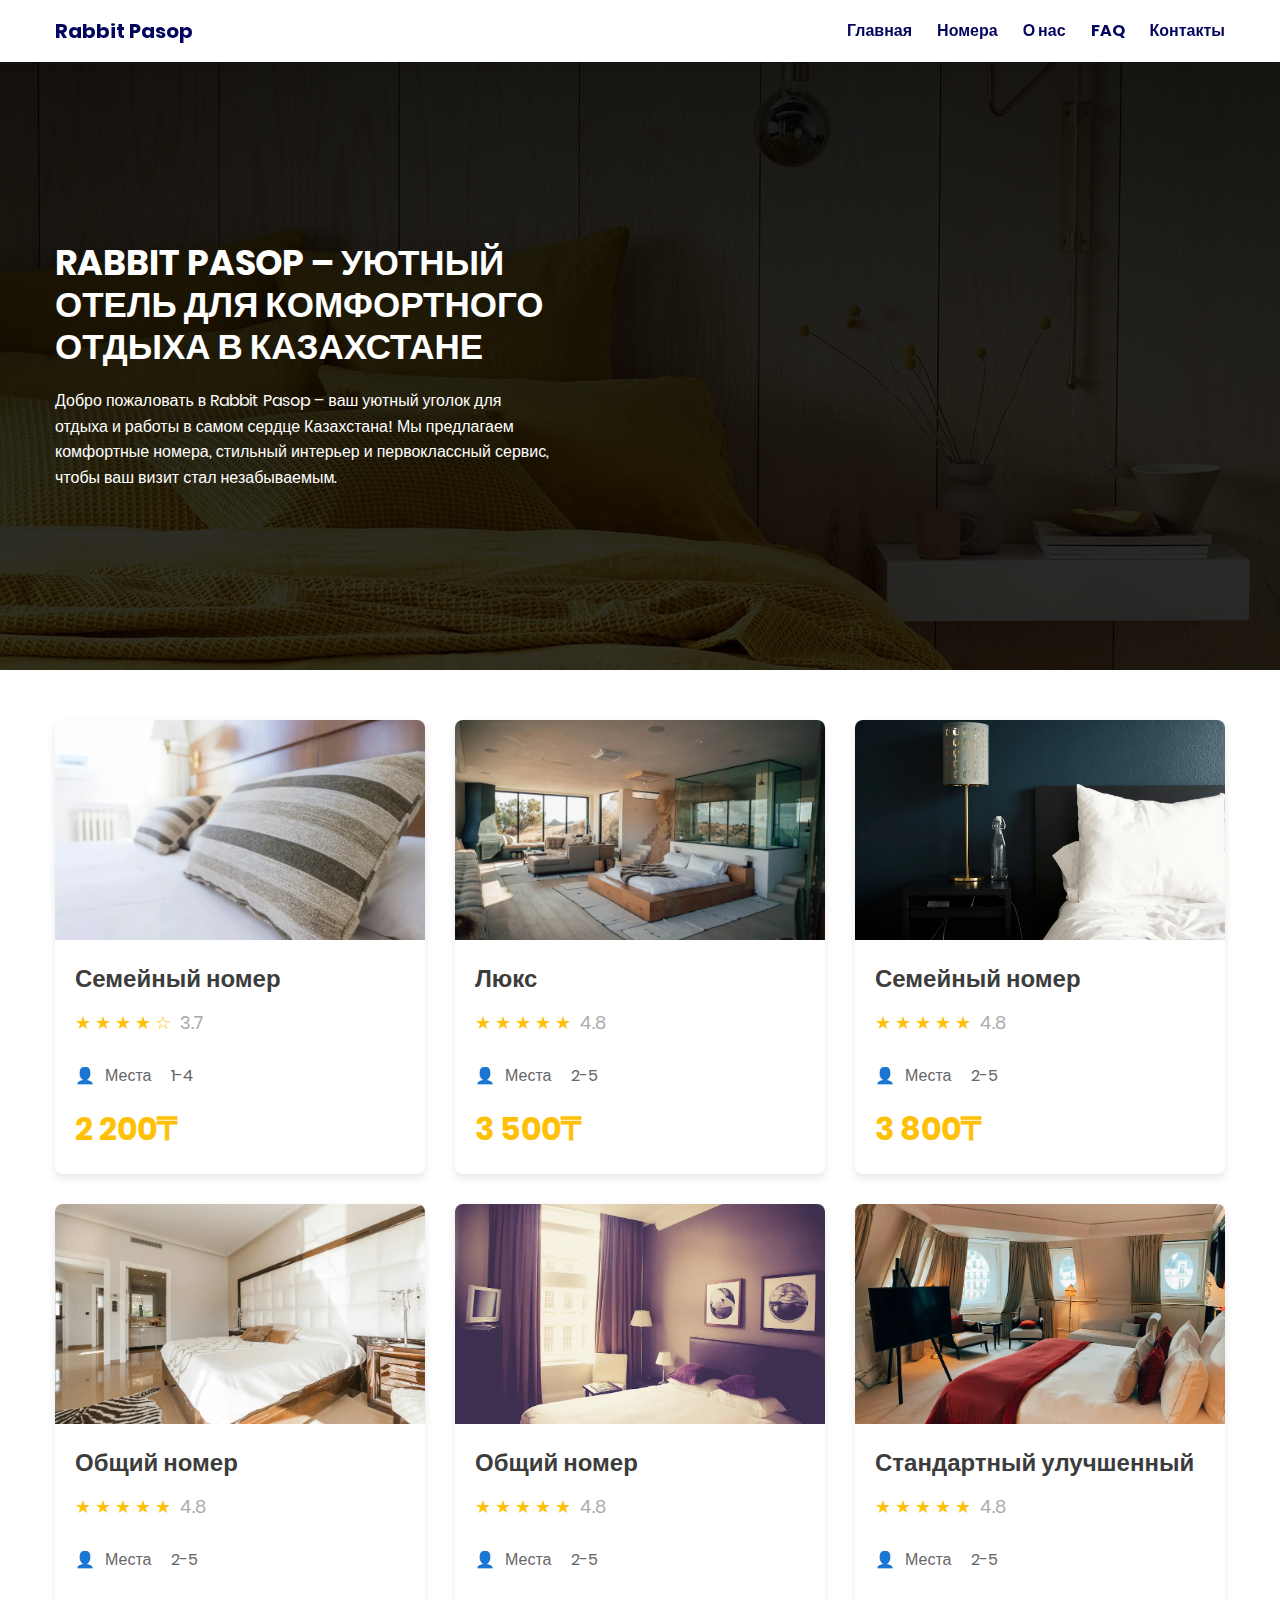
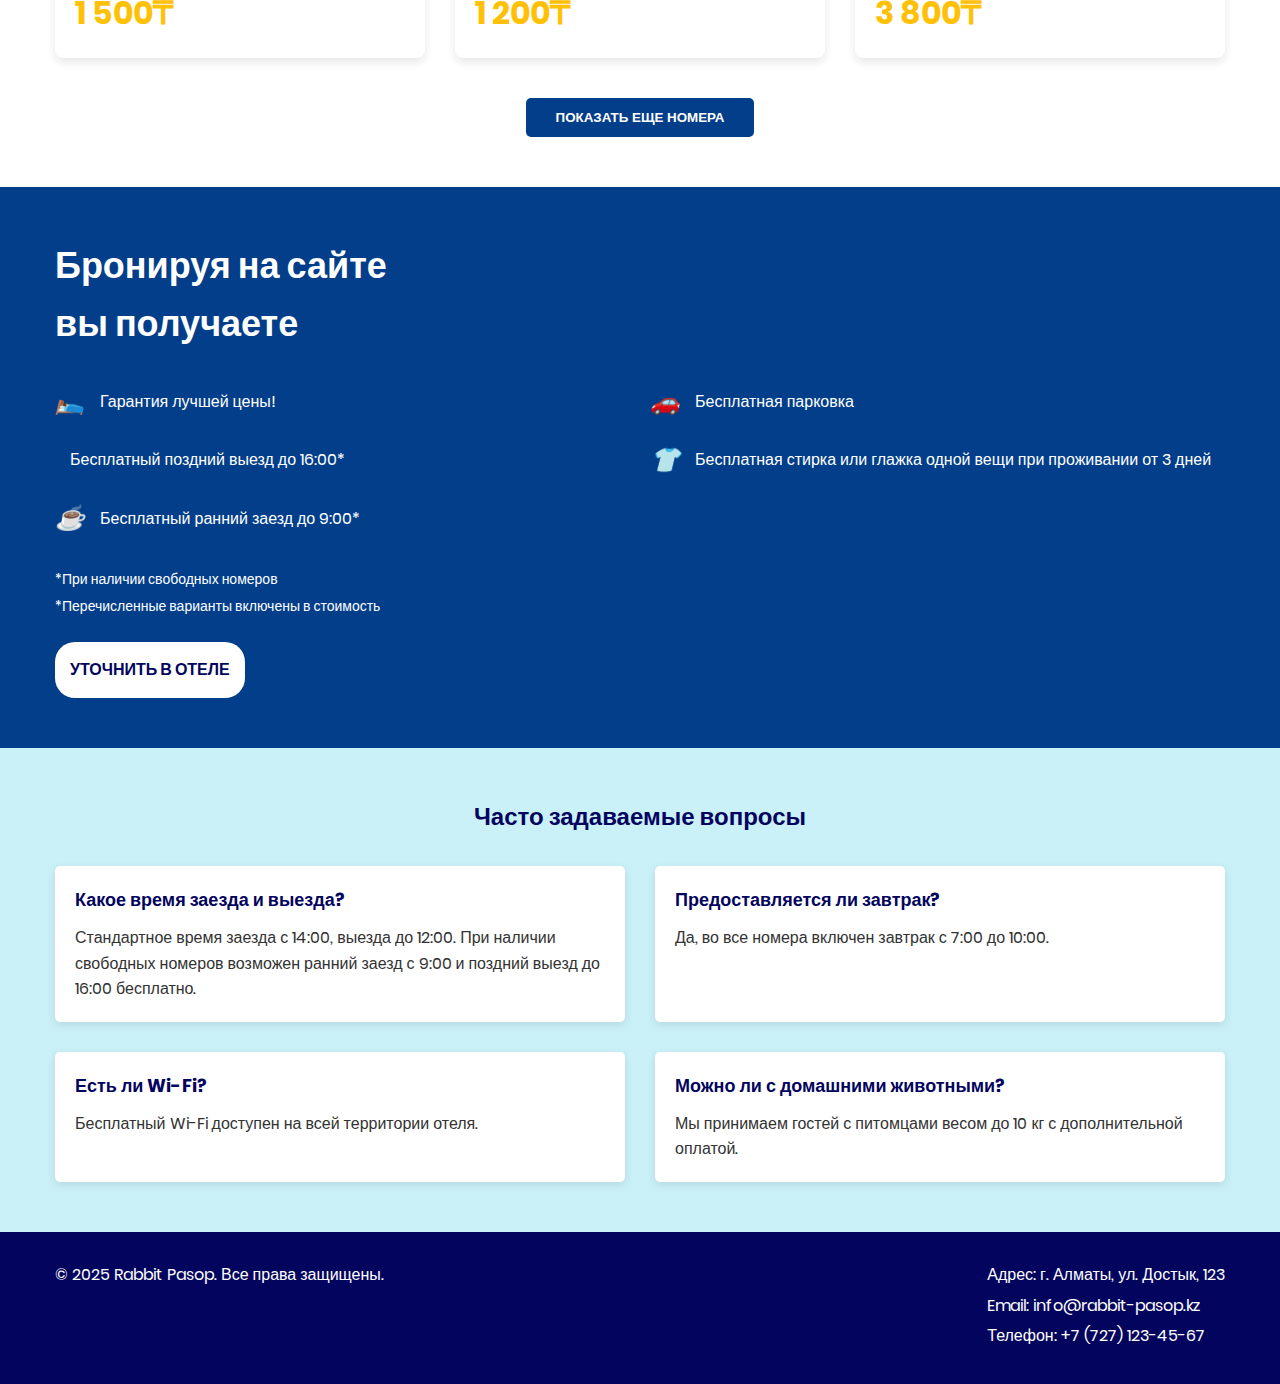
<file: index.html>
<!DOCTYPE html>
<html lang="ru">
  <head>
    <meta charset="UTF-8" />
    <meta name="viewport" content="width=device-width, initial-scale=1.0" />
    <title>Rabbit Pasop – уютный отель для отдыха в Казахстане</title>
    <meta
      name="description"
      content="Отель Rabbit Pasop – это комфортные номера, отличный сервис и удобное расположение. Идеально для отдыха и деловых поездок в Казахстане. Забронируйте номер уже сегодня!"
    />
    <link rel="preload" as="image" href="img/hero.webp" />
    <link rel="shortcut icon" href="img/favicon.png" type="image/png" />
    <link rel="stylesheet" href="css/style.css" />
  </head>
  <body>
    <header>
      <div class="container">
        <div class="logo">
          <h1>Rabbit Pasop</h1>
        </div>
        <nav class="desktop-nav">
          <ul>
            <li><a href="#home">Главная</a></li>
            <li><a href="pages/rooms.html">Номера</a></li>
            <li><a href="pages/about.html">О нас</a></li>
            <li><a href="pages/faq.html">FAQ</a></li>
            <li><a href="pages/contact.html">Контакты</a></li>
          </ul>
        </nav>
        <div class="burger-menu">
          <div class="burger-icon">
            <span></span>
            <span></span>
            <span></span>
          </div>
        </div>
      </div>
      <nav class="mobile-nav">
        <ul>
          <li><a href="#home">Главная</a></li>
          <li><a href="pages/rooms.html">Номера</a></li>
          <li><a href="pages/about.html">О нас</a></li>
          <li><a href="pages/faq.html">FAQ</a></li>
          <li><a href="pages/contact.html">Контакты</a></li>
        </ul>
      </nav>
    </header>

    <section class="hero" id="hero">
      <div class="container">
        <div class="hero-content">
          <h1 class="hero__title">
            Rabbit Pasop – уютный отель для комфортного отдыха в Казахстане
          </h1>
          <p class="hero__text">
            Добро пожаловать в Rabbit Pasop – ваш уютный уголок для отдыха и
            работы в самом сердце Казахстана! Мы предлагаем комфортные номера,
            стильный интерьер и первоклассный сервис, чтобы ваш визит стал
            незабываемым.
          </p>
        </div>
      </div>
    </section>

    <section class="rooms" id="rooms">
      <div class="container">
        <div class="rooms-grid">
          <!-- Карточка 1 -->
          <div class="card">
            <div class="info">
              <div class="title">Семейный номер</div>
              <div class="stars">★ ★ ★ ★ ☆ <span class="rating">3.7</span></div>
              <div class="details">
                <span class="person-icon">👤</span>
                <span class="places">Места</span>
                <span>1-4</span>
              </div>
              <div class="price">2 200<span class="ruble">₸</span></div>
            </div>
            <div class="image">
              <img
                src="img/room1.webp"
                width="316"
                height="316"
                alt="Modern hotel room with yellow walls"
              />
            </div>
          </div>

          <!-- Карточка 2 (пример) -->
          <div class="card">
            <div class="info">
              <div class="title">Люкс</div>
              <div class="stars">★ ★ ★ ★ ★ <span class="rating">4.8</span></div>
              <div class="details">
                <span class="person-icon">👤</span>
                <span class="places">Места</span>
                <span>2-5</span>
              </div>
              <div class="price">3 500<span class="ruble">₸</span></div>
            </div>
            <div class="image">
              <img src="img/room2.webp" alt="Luxury hotel room" />
            </div>
          </div>

          <div class="card">
            <div class="info">
              <div class="title">Семейный номер</div>
              <div class="stars">★ ★ ★ ★ ★ <span class="rating">4.8</span></div>
              <div class="details">
                <span class="person-icon">👤</span>
                <span class="places">Места</span>
                <span>2-5</span>
              </div>
              <div class="price">3 800<span class="ruble">₸</span></div>
            </div>
            <div class="image">
              <img src="img/room3.webp" alt="Luxury hotel room" />
            </div>
          </div>

          <div class="card">
            <div class="info">
              <div class="title">Общий номер</div>
              <div class="stars">★ ★ ★ ★ ★ <span class="rating">4.8</span></div>
              <div class="details">
                <span class="person-icon">👤</span>
                <span class="places">Места</span>
                <span>2-5</span>
              </div>
              <div class="price">1 500<span class="ruble">₸</span></div>
            </div>
            <div class="image">
              <img src="img/room4.webp" alt="Luxury hotel room" />
            </div>
          </div>

          <div class="card">
            <div class="info">
              <div class="title">Общий номер</div>
              <div class="stars">★ ★ ★ ★ ★ <span class="rating">4.8</span></div>
              <div class="details">
                <span class="person-icon">👤</span>
                <span class="places">Места</span>
                <span>2-5</span>
              </div>
              <div class="price">1 200<span class="ruble">₸</span></div>
            </div>
            <div class="image">
              <img src="img/room5.webp" alt="Luxury hotel room" />
            </div>
          </div>

          <div class="card">
            <div class="info">
              <div class="title">Стандартный улучшенный</div>
              <div class="stars">★ ★ ★ ★ ★ <span class="rating">4.8</span></div>
              <div class="details">
                <span class="person-icon">👤</span>
                <span class="places">Места</span>
                <span>2-5</span>
              </div>
              <div class="price">3 800<span class="ruble">₸</span></div>
            </div>
            <div class="image">
              <img
                src="img/room6.webp"
                width="316"
                height="316"
                alt="Luxury hotel room"
              />
            </div>
          </div>
        </div>
        <div class="show-more">
          <button class="btn-more">Показать еще номера</button>
        </div>
      </div>
    </section>

    <section class="benefits" id="about">
      <div class="container">
        <div class="benefits-content">
          <h2>Бронируя на сайте<br />вы получаете</h2>
          <div class="benefits-grid">
            <div class="benefit-item">
              <i>🛌</i>
              <p>Гарантия лучшей цены!</p>
            </div>
            <div class="benefit-item">
              <i>🚗</i>
              <p>Бесплатная парковка</p>
            </div>
            <div class="benefit-item">
              <i class="fas fa-check-in"></i>
              <p>Бесплатный поздний выезд до 16:00*</p>
            </div>
            <div class="benefit-item">
              <i>👕</i>
              <p>
                Бесплатная стирка или глажка одной вещи при проживании от 3 дней
              </p>
            </div>
            <div class="benefit-item">
              <i>☕️</i>
              <p>Бесплатный ранний заезд до 9:00*</p>
            </div>
          </div>
          <p class="note">*При наличии свободных номеров</p>
          <p class="note">*Перечисленные варианты включены в стоимость</p>
          <a href="pages/contact.html" class="btn-primary">Уточнить в отеле</a>
        </div>
      </div>
    </section>

    <section class="faq" id="faq">
      <div class="container">
        <h2>Часто задаваемые вопросы</h2>
        <div class="faq-grid">
          <div class="faq-item">
            <h3>Какое время заезда и выезда?</h3>
            <p>
              Стандартное время заезда с 14:00, выезда до 12:00. При наличии
              свободных номеров возможен ранний заезд с 9:00 и поздний выезд до
              16:00 бесплатно.
            </p>
          </div>
          <div class="faq-item">
            <h3>Предоставляется ли завтрак?</h3>
            <p>Да, во все номера включен завтрак с 7:00 до 10:00.</p>
          </div>
          <div class="faq-item">
            <h3>Есть ли Wi-Fi?</h3>
            <p>Бесплатный Wi-Fi доступен на всей территории отеля.</p>
          </div>
          <div class="faq-item">
            <h3>Можно ли с домашними животными?</h3>
            <p>
              Мы принимаем гостей с питомцами весом до 10 кг с дополнительной
              оплатой.
            </p>
          </div>
        </div>
      </div>
    </section>

    <footer id="contacts">
      <div class="container">
        <div class="footer-content">
          <div class="copyright">
            <p>&copy; 2025 Rabbit Pasop. Все права защищены.</p>
          </div>
          <div class="contact-info">
            <p>Адрес: г. Алматы, ул. Достык, 123</p>
            <p>Email: info@rabbit-pasop.kz</p>
            <p>Телефон: +7 (727) 123-45-67</p>
          </div>
        </div>
      </div>
    </footer>

    <script src="js/main.js"></script>
  </body>
</html>
</file>
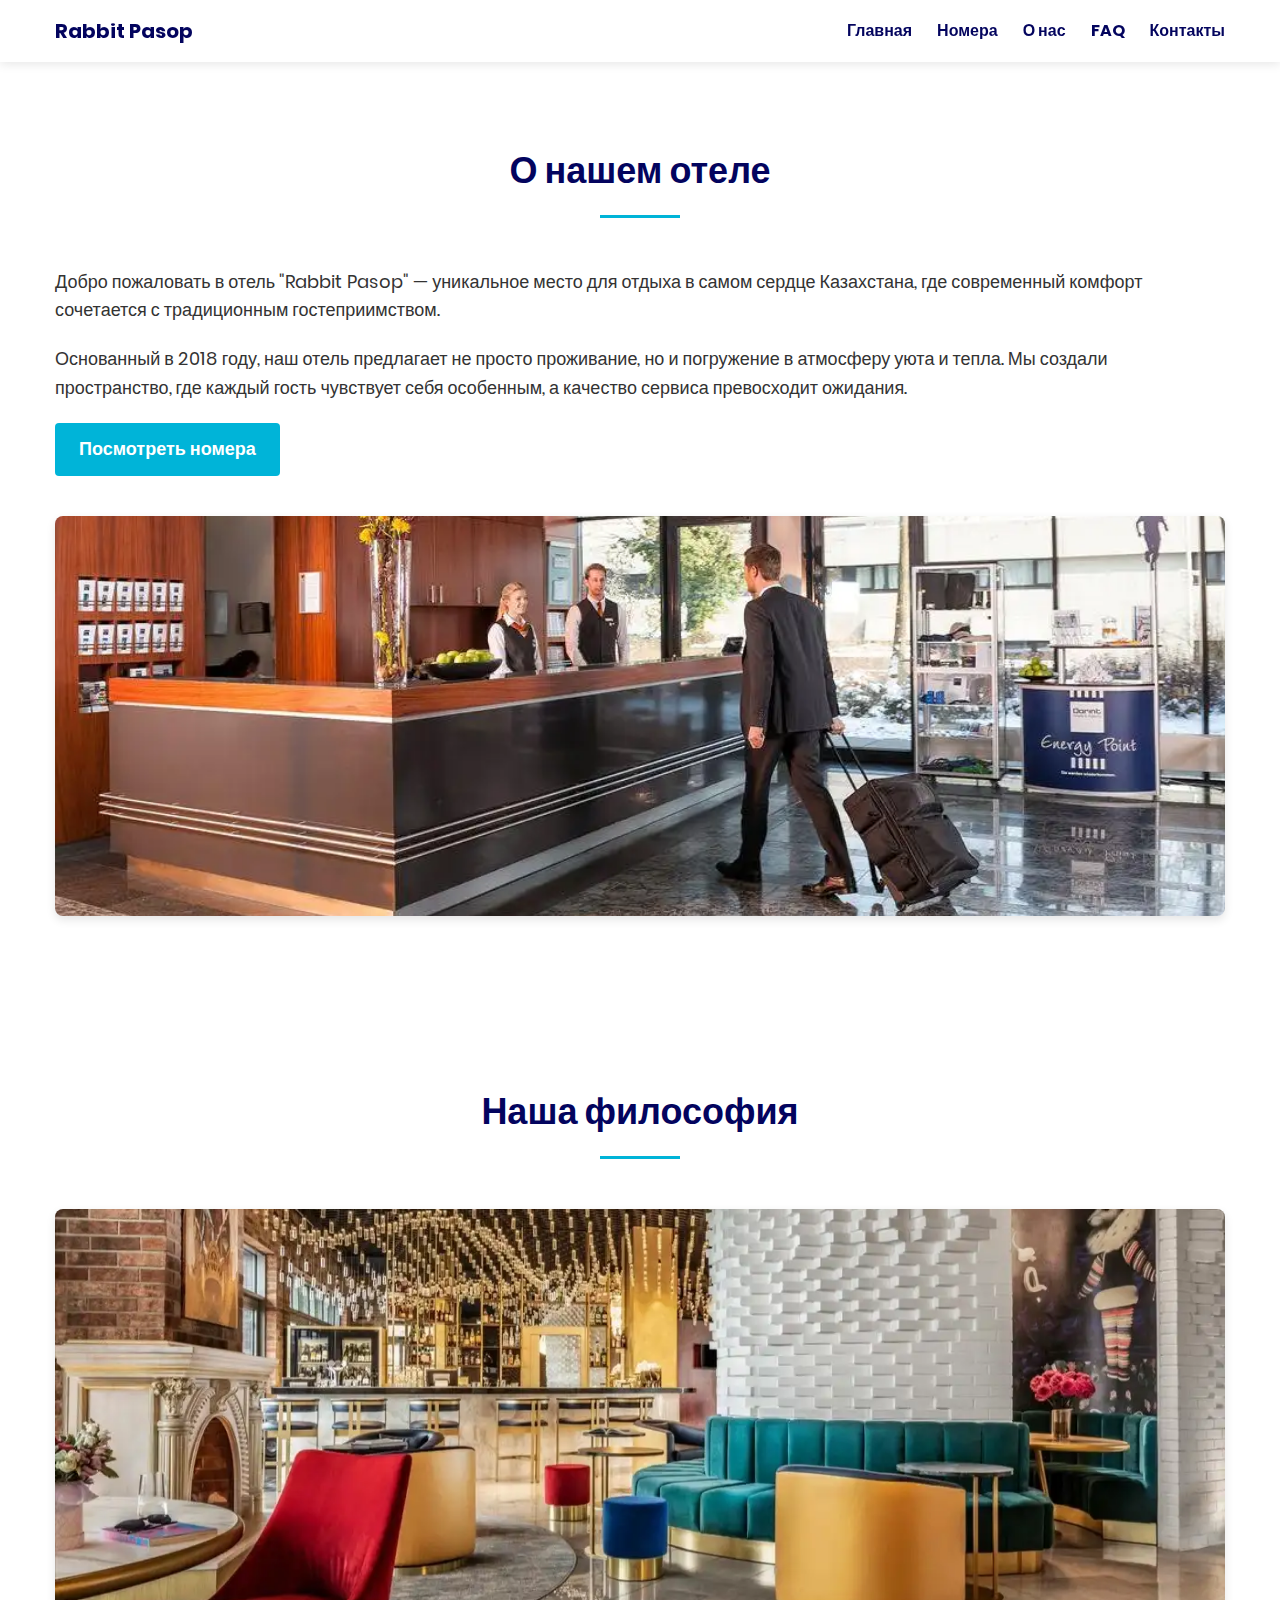
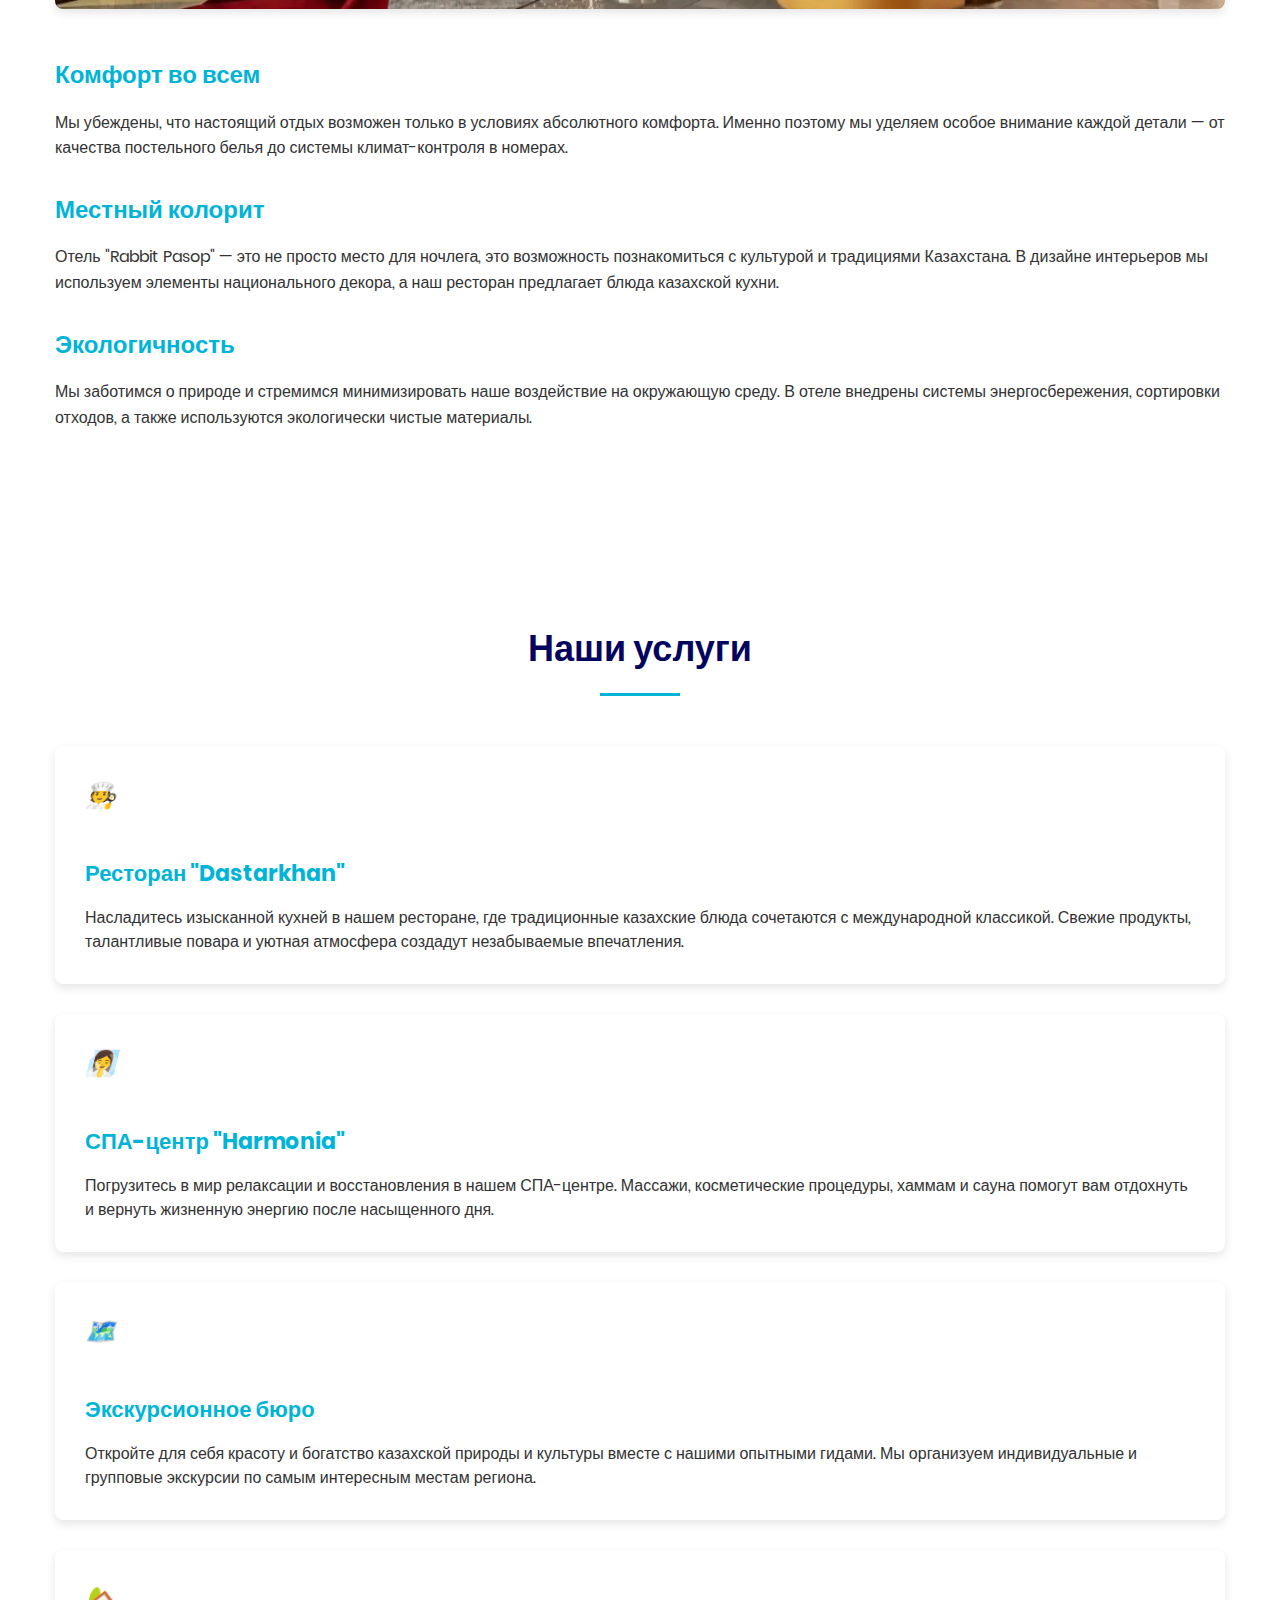
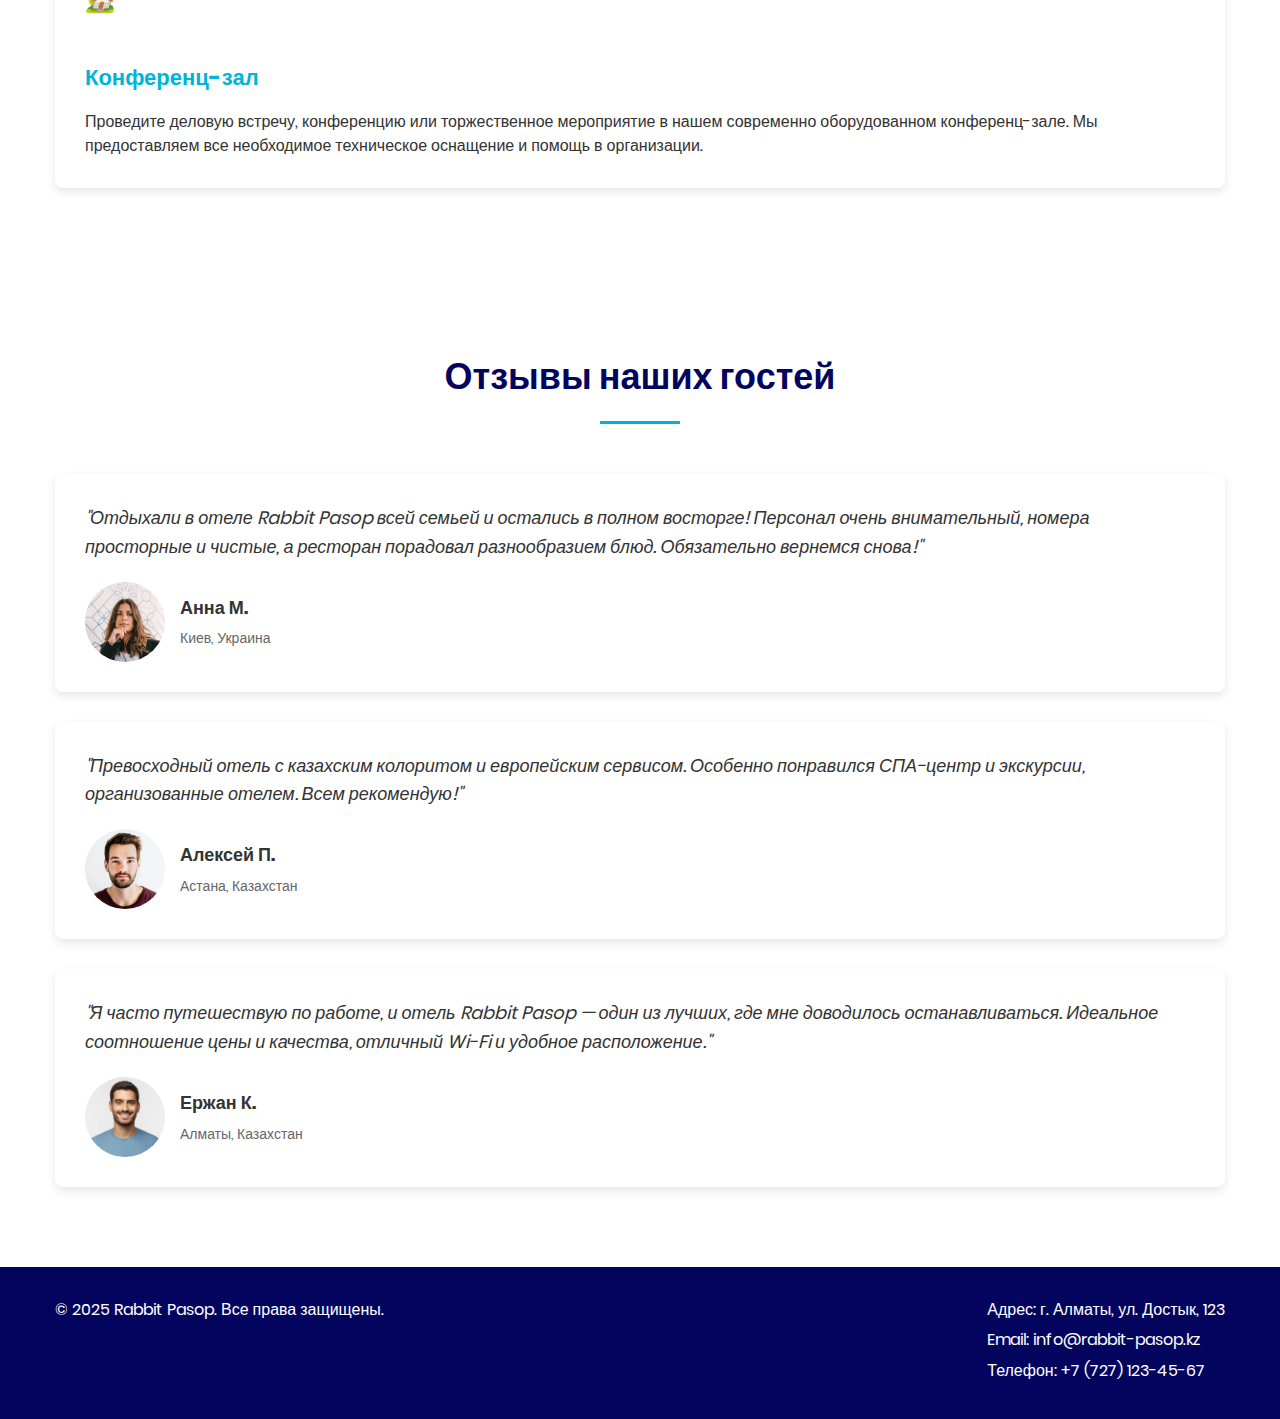
<file: pages/about.html>
<!DOCTYPE html>
<html lang="ru">
  <head>
    <meta charset="UTF-8" />
    <meta name="viewport" content="width=device-width, initial-scale=1.0" />
    <title>Rabbit Pasop – уютный отель для отдыха в Казахстане</title>
    <meta
      name="description"
      content="Отель Rabbit Pasop – это комфортные номера, отличный сервис и удобное расположение. Идеально для отдыха и деловых поездок в Казахстане. Забронируйте номер уже сегодня!"
    />
    <link rel="shortcut icon" href="../img/favicon.png" type="image/png" />
    <link rel="stylesheet" href="../css/style.css" />
    <link
      rel="stylesheet"
      href="https://cdnjs.cloudflare.com/ajax/libs/font-awesome/6.0.0/css/all.min.css"
    />
  </head>
  <body>
    <header>
      <div class="container">
        <div class="logo">
          <h1>Rabbit Pasop</h1>
        </div>
        <nav class="desktop-nav">
          <ul>
            <li><a href="../index.html">Главная</a></li>
            <li><a href="rooms.html">Номера</a></li>
            <li><a href="about.html">О нас</a></li>
            <li><a href="faq.html">FAQ</a></li>
            <li><a href="contact.html">Контакты</a></li>
          </ul>
        </nav>
        <div class="burger-menu">
          <div class="burger-icon">
            <span></span>
            <span></span>
            <span></span>
          </div>
        </div>
      </div>
      <nav class="mobile-nav">
        <ul>
          <li><a href="../index.html">Главная</a></li>
          <li><a href="rooms.html">Номера</a></li>
          <li><a href="about.html">О нас</a></li>
          <li><a href="faq.html">FAQ</a></li>
          <li><a href="contact.html">Контакты</a></li>
        </ul>
      </nav>
    </header>

    <section class="about-intro" id="about-intro">
      <div class="container">
        <div class="about-intro__content">
          <h1 class="section-title">О нашем отеле</h1>
          <div class="about-intro__grid">
            <div class="about-intro__text">
              <p>
                Добро пожаловать в отель "Rabbit Pasop" — уникальное место для
                отдыха в самом сердце Казахстана, где современный комфорт
                сочетается с традиционным гостеприимством.
              </p>
              <p>
                Основанный в 2018 году, наш отель предлагает не просто
                проживание, но и погружение в атмосферу уюта и тепла. Мы создали
                пространство, где каждый гость чувствует себя особенным, а
                качество сервиса превосходит ожидания.
              </p>
              <a href="rooms.html" class="btn btn-accent">Посмотреть номера</a>
            </div>
            <div class="about-intro__image">
              <img
                src="../img/about-1.webp"
                width="1170"
                height="400"
                alt="Отель Rabbit Pasop"
              />
            </div>
          </div>
        </div>
      </div>
    </section>

    <section class="our-philosophy" id="philosophy">
      <div class="container">
        <h2 class="section-title">Наша философия</h2>
        <div class="philosophy-grid">
          <div class="philosophy-image">
            <img
              src="../img/about-2 (1).webp"
              width="1170"
              height="400"
              alt="Интерьер отеля Rabbit Pasop"
            />
          </div>
          <div class="philosophy-content">
            <div class="philosophy-item">
              <h3>Комфорт во всем</h3>
              <p>
                Мы убеждены, что настоящий отдых возможен только в условиях
                абсолютного комфорта. Именно поэтому мы уделяем особое внимание
                каждой детали — от качества постельного белья до системы
                климат-контроля в номерах.
              </p>
            </div>
            <div class="philosophy-item">
              <h3>Местный колорит</h3>
              <p>
                Отель "Rabbit Pasop" — это не просто место для ночлега, это
                возможность познакомиться с культурой и традициями Казахстана. В
                дизайне интерьеров мы используем элементы национального декора,
                а наш ресторан предлагает блюда казахской кухни.
              </p>
            </div>
            <div class="philosophy-item">
              <h3>Экологичность</h3>
              <p>
                Мы заботимся о природе и стремимся минимизировать наше
                воздействие на окружающую среду. В отеле внедрены системы
                энергосбережения, сортировки отходов, а также используются
                экологически чистые материалы.
              </p>
            </div>
          </div>
        </div>
      </div>
    </section>

    <section class="our-services" id="services">
      <div class="container">
        <h2 class="section-title">Наши услуги</h2>
        <div class="services-grid">
          <div class="service-card">
            <div class="service-icon">
              <i>🧑‍🍳</i>
            </div>
            <h3>Ресторан "Dastarkhan"</h3>
            <p>
              Насладитесь изысканной кухней в нашем ресторане, где традиционные
              казахские блюда сочетаются с международной классикой. Свежие
              продукты, талантливые повара и уютная атмосфера создадут
              незабываемые впечатления.
            </p>
          </div>
          <div class="service-card">
            <div class="service-icon">
              <i>🧖‍♀️</i>
              <!-- <img src="../img/service4.webp" alt="СПА" /> -->
            </div>
            <h3>СПА-центр "Harmonia"</h3>
            <p>
              Погрузитесь в мир релаксации и восстановления в нашем СПА-центре.
              Массажи, косметические процедуры, хаммам и сауна помогут вам
              отдохнуть и вернуть жизненную энергию после насыщенного дня.
            </p>
          </div>
          <div class="service-card">
            <div class="service-icon">
              <i>🗺️</i>
            </div>
            <h3>Экскурсионное бюро</h3>
            <p>
              Откройте для себя красоту и богатство казахской природы и культуры
              вместе с нашими опытными гидами. Мы организуем индивидуальные и
              групповые экскурсии по самым интересным местам региона.
            </p>
          </div>
          <div class="service-card">
            <div class="service-icon">
              <i>🏡</i>
            </div>
            <h3>Конференц-зал</h3>
            <p>
              Проведите деловую встречу, конференцию или торжественное
              мероприятие в нашем современно оборудованном конференц-зале. Мы
              предоставляем все необходимое техническое оснащение и помощь в
              организации.
            </p>
          </div>
        </div>
      </div>
    </section>

    <section class="testimonials" id="testimonials">
      <div class="container">
        <h2 class="section-title">Отзывы наших гостей</h2>
        <div class="testimonials-slider">
          <div class="testimonial-card">
            <div class="testimonial-content">
              <p>
                "Отдыхали в отеле Rabbit Pasop всей семьей и остались в полном
                восторге! Персонал очень внимательный, номера просторные и
                чистые, а ресторан порадовал разнообразием блюд. Обязательно
                вернемся снова!"
              </p>
            </div>
            <div class="testimonial-author">
              <img
                src="../img/women.webp"
                width="80"
                height="80"
                alt="Анна М."
              />
              <div class="author-info">
                <h4>Анна М.</h4>
                <p>Киев, Украина</p>
              </div>
            </div>
          </div>
          <div class="testimonial-card">
            <div class="testimonial-content">
              <p>
                "Превосходный отель с казахским колоритом и европейским
                сервисом. Особенно понравился СПА-центр и экскурсии,
                организованные отелем. Всем рекомендую!"
              </p>
            </div>
            <div class="testimonial-author">
              <img
                src="../img/man2.webp"
                width="80"
                height="80"
                alt="Алексей П."
              />
              <div class="author-info">
                <h4>Алексей П.</h4>
                <p>Астана, Казахстан</p>
              </div>
            </div>
          </div>
          <div class="testimonial-card">
            <div class="testimonial-content">
              <p>
                "Я часто путешествую по работе, и отель Rabbit Pasop — один из
                лучших, где мне доводилось останавливаться. Идеальное
                соотношение цены и качества, отличный Wi-Fi и удобное
                расположение."
              </p>
            </div>
            <div class="testimonial-author">
              <img
                src="../img/man4.webp"
                width="80"
                height="80"
                alt="Ержан К."
              />
              <div class="author-info">
                <h4>Ержан К.</h4>
                <p>Алматы, Казахстан</p>
              </div>
            </div>
          </div>
        </div>
      </div>
    </section>

    <footer id="contacts">
      <div class="container">
        <div class="footer-content">
          <div class="copyright">
            <p>&copy; 2025 Rabbit Pasop. Все права защищены.</p>
          </div>
          <div class="contact-info">
            <p>Адрес: г. Алматы, ул. Достык, 123</p>
            <p>Email: info@rabbit-pasop.kz</p>
            <p>Телефон: +7 (727) 123-45-67</p>
          </div>
        </div>
      </div>
    </footer>

    <script src="../js/main.js"></script>
  </body>
</html>
</file>
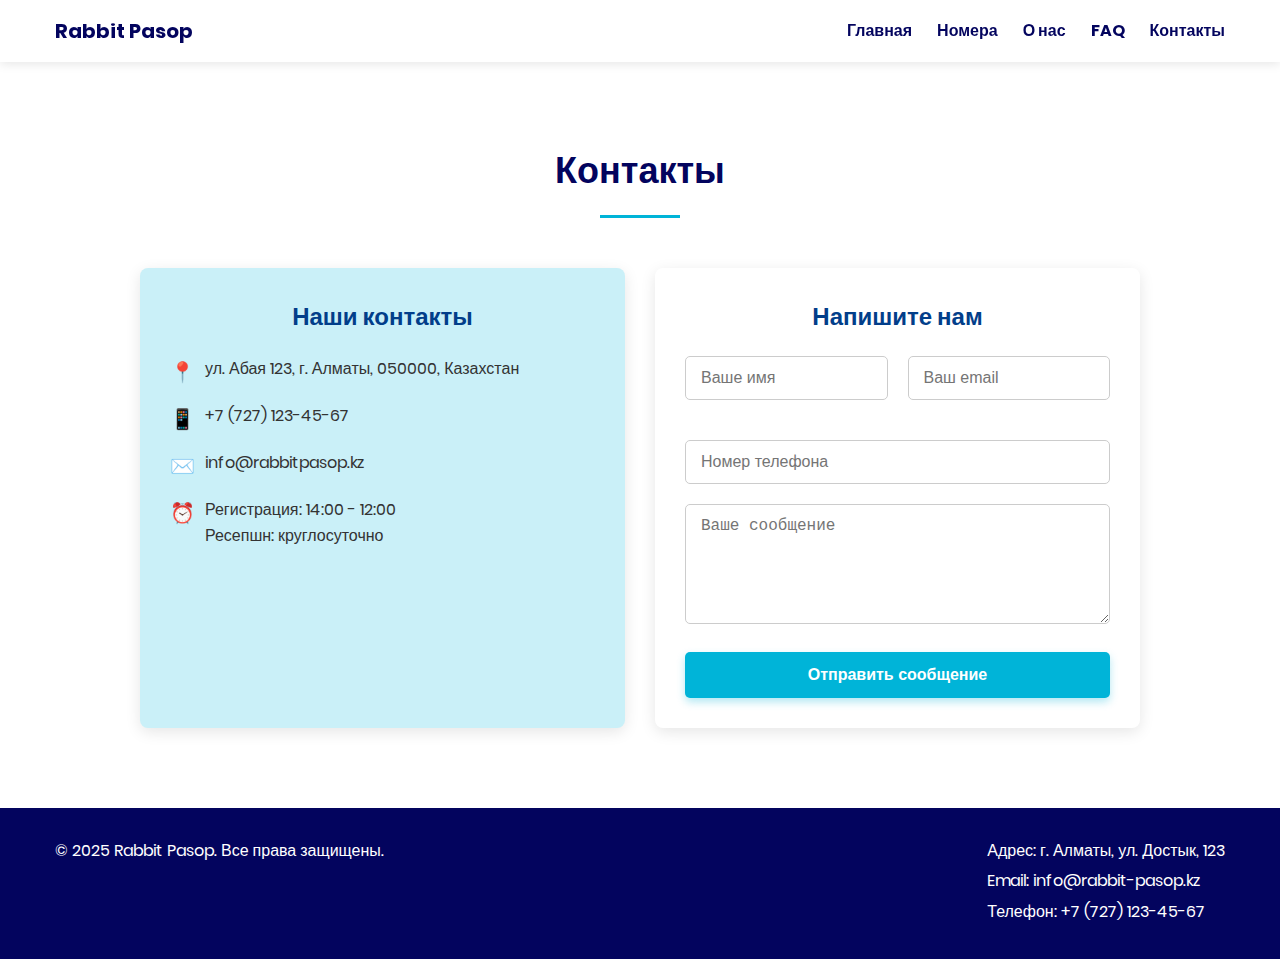
<file: pages/contact.html>
<!DOCTYPE html>
<html lang="ru">
  <head>
    <meta charset="UTF-8" />
    <meta name="viewport" content="width=device-width, initial-scale=1.0" />
    <title>Rabbit Pasop – уютный отель для отдыха в Казахстане</title>
    <meta
      name="description"
      content="Отель Rabbit Pasop – это комфортные номера, отличный сервис и удобное расположение. Идеально для отдыха и деловых поездок в Казахстане. Забронируйте номер уже сегодня!"
    />
    <link rel="shortcut icon" href="../img/favicon.png" type="image/png" />
    <link rel="stylesheet" href="../css/style.css" />
    <link
      rel="stylesheet"
      href="https://cdnjs.cloudflare.com/ajax/libs/font-awesome/6.0.0/css/all.min.css"
    />
  </head>
  <body>
    <header>
      <div class="container">
        <div class="logo">
          <h1>Rabbit Pasop</h1>
        </div>
        <nav class="desktop-nav">
          <ul>
            <li><a href="../index.html">Главная</a></li>
            <li><a href="rooms.html">Номера</a></li>
            <li><a href="about.html">О нас</a></li>
            <li><a href="faq.html">FAQ</a></li>
            <li><a href="contact.html">Контакты</a></li>
          </ul>
        </nav>
        <div class="burger-menu">
          <div class="burger-icon">
            <span></span>
            <span></span>
            <span></span>
          </div>
        </div>
      </div>
      <nav class="mobile-nav">
        <ul>
          <li><a href="../index.html">Главная</a></li>
          <li><a href="rooms.html">Номера</a></li>
          <li><a href="about.html">О нас</a></li>
          <li><a href="faq.html">FAQ</a></li>
          <li><a href="contact.html">Контакты</a></li>
        </ul>
      </nav>
    </header>

    <section class="reach-us">
      <div class="container">
        <h2 class="reach-heading">Контакты</h2>
        <div class="reach-container">
          <div class="details-block">
            <h3 class="details-title">Наши контакты</h3>
            <ul class="details-list">
              <li class="details-item">
                <span class="details-icon">📍</span>
                <span class="details-text"
                  >ул. Абая 123, г. Алматы, 050000, Казахстан</span
                >
              </li>
              <li class="details-item">
                <span class="details-icon">📱</span>
                <span class="details-text">+7 (727) 123-45-67</span>
              </li>
              <li class="details-item">
                <span class="details-icon">✉️</span>
                <span class="details-text">info@rabbitpasop.kz</span>
              </li>
              <li class="details-item">
                <span class="details-icon">⏰</span>
                <span class="details-text"
                  >Регистрация: 14:00 - 12:00<br />Ресепшн: круглосуточно</span
                >
              </li>
            </ul>
          </div>
          <div class="inquiry-form" id="inquiry-form">
            <h3 class="inquiry-title">Напишите нам</h3>
            <form id="inquiryForm">
              <div class="form-row">
                <div class="form-col">
                  <input
                    type="text"
                    id="name"
                    class="inquiry-input"
                    placeholder="Ваше имя"
                    required
                  />
                </div>
                <div class="form-col">
                  <input
                    type="email"
                    id="email"
                    class="inquiry-input"
                    placeholder="Ваш email"
                    required
                  />
                </div>
              </div>
              <input
                type="tel"
                id="contactPhone"
                class="inquiry-input"
                placeholder="Номер телефона"
                required
              />
              <textarea
                id="message"
                class="inquiry-textarea"
                placeholder="Ваше сообщение"
                required
              ></textarea>
              <button type="submit" class="inquiry-button">
                Отправить сообщение
              </button>
            </form>
          </div>
        </div>
      </div>
    </section>

    <div class="modal" id="thankYouModal">
      <div class="modal-content">
        <h3 class="modal-title">Спасибо за заявку!</h3>
        <p class="modal-text">
          Наш менеджер свяжется с вами в ближайшее время.
        </p>
        <button class="modal-btn" id="closeModal">Закрыть</button>
      </div>
    </div>

    <footer id="contacts">
      <div class="container">
        <div class="footer-content">
          <div class="copyright">
            <p>&copy; 2025 Rabbit Pasop. Все права защищены.</p>
          </div>
          <div class="contact-info">
            <p>Адрес: г. Алматы, ул. Достык, 123</p>
            <p>Email: info@rabbit-pasop.kz</p>
            <p>Телефон: +7 (727) 123-45-67</p>
          </div>
        </div>
      </div>
    </footer>

    <script src="../js/main.js"></script>
  </body>
</html>
</file>
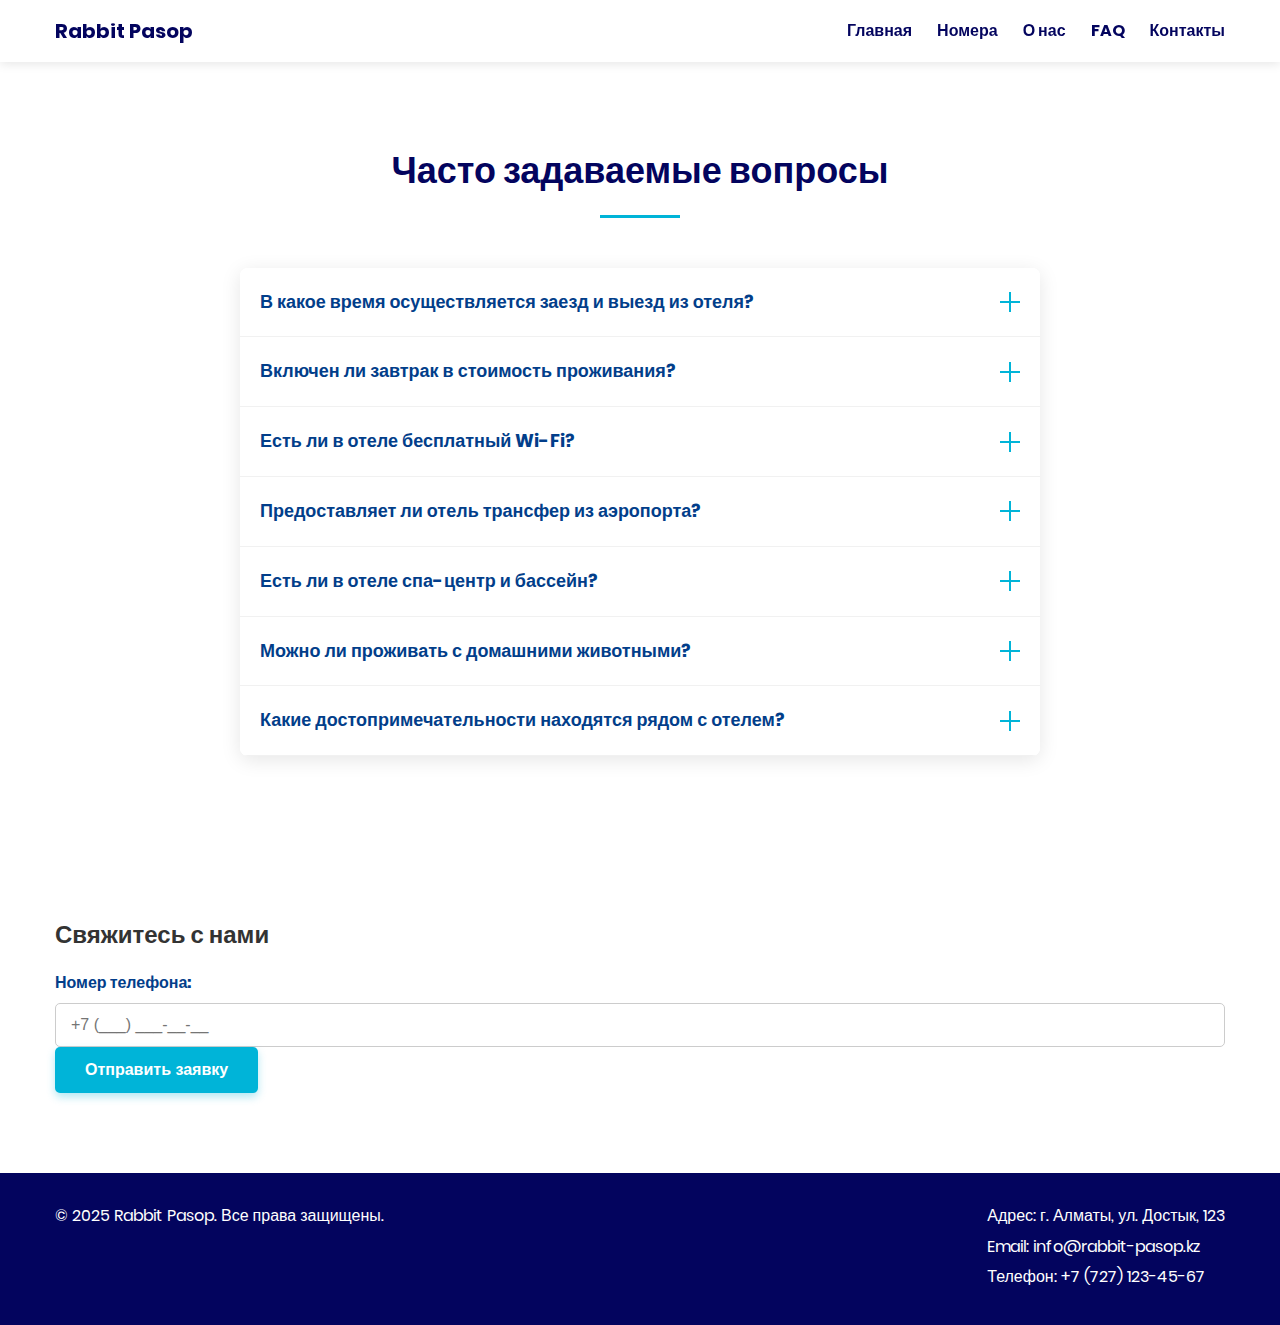
<file: pages/faq.html>
<!DOCTYPE html>
<html lang="ru">
  <head>
    <meta charset="UTF-8" />
    <meta name="viewport" content="width=device-width, initial-scale=1.0" />
    <title>Rabbit Pasop – уютный отель для отдыха в Казахстане</title>
    <meta
      name="description"
      content="Отель Rabbit Pasop – это комфортные номера, отличный сервис и удобное расположение. Идеально для отдыха и деловых поездок в Казахстане. Забронируйте номер уже сегодня!"
    />
    <link rel="shortcut icon" href="../img/favicon.png" type="image/png" />
    <link rel="stylesheet" href="../css/style.css" />
    <link
      rel="stylesheet"
      href="https://cdnjs.cloudflare.com/ajax/libs/font-awesome/6.0.0/css/all.min.css"
    />
  </head>
  <body>
    <header>
      <div class="container">
        <div class="logo">
          <h1>Rabbit Pasop</h1>
        </div>
        <nav class="desktop-nav">
          <ul>
            <li><a href="../index.html">Главная</a></li>
            <li><a href="rooms.html">Номера</a></li>
            <li><a href="about.html">О нас</a></li>
            <li><a href="faq.html">FAQ</a></li>
            <li><a href="contact.html">Контакты</a></li>
          </ul>
        </nav>
        <div class="burger-menu">
          <div class="burger-icon">
            <span></span>
            <span></span>
            <span></span>
          </div>
        </div>
      </div>
      <nav class="mobile-nav">
        <ul>
          <li><a href="../index.html">Главная</a></li>
          <li><a href="rooms.html">Номера</a></li>
          <li><a href="about.html">О нас</a></li>
          <li><a href="faq.html">FAQ</a></li>
          <li><a href="contact.html">Контакты</a></li>
        </ul>
      </nav>
    </header>

    <section class="section">
      <div class="container">
        <h2 class="section-title">Часто задаваемые вопросы</h2>
        <div class="faq-container">
          <div class="accordion">
            <div class="accordion-item">
              <div class="accordion-header">
                <div class="accordion-title">
                  В какое время осуществляется заезд и выезд из отеля?
                </div>
                <div class="accordion-icon"></div>
              </div>
              <div class="accordion-content">
                <p>
                  Стандартное время заезда в отель Rabbit Pasop - 14:00, выезд
                  до 12:00. При наличии свободных номеров возможен ранний заезд
                  или поздний выезд за дополнительную плату. Пожалуйста,
                  сообщите о своих пожеланиях заранее.
                </p>
              </div>
            </div>
            <div class="accordion-item">
              <div class="accordion-header">
                <div class="accordion-title">
                  Включен ли завтрак в стоимость проживания?
                </div>
                <div class="accordion-icon"></div>
              </div>
              <div class="accordion-content">
                <p>
                  Да, во все тарифы проживания в отеле Rabbit Pasop включен
                  завтрак "шведский стол". Завтрак сервируется в ресторане отеля
                  с 7:00 до 10:30. Для гостей с ранним выездом предусмотрен
                  ланч-бокс, который необходимо заказать накануне.
                </p>
              </div>
            </div>
            <div class="accordion-item">
              <div class="accordion-header">
                <div class="accordion-title">
                  Есть ли в отеле бесплатный Wi-Fi?
                </div>
                <div class="accordion-icon"></div>
              </div>
              <div class="accordion-content">
                <p>
                  Да, на всей территории отеля Rabbit Pasop доступен бесплатный
                  высокоскоростной Wi-Fi. Пароль от сети вы получите при
                  заселении.
                </p>
              </div>
            </div>
            <div class="accordion-item">
              <div class="accordion-header">
                <div class="accordion-title">
                  Предоставляет ли отель трансфер из аэропорта?
                </div>
                <div class="accordion-icon"></div>
              </div>
              <div class="accordion-content">
                <p>
                  Да, мы предлагаем услугу трансфера из/в аэропорт за
                  дополнительную плату. Для бронирования трансфера необходимо
                  сообщить детали вашего рейса не менее чем за 24 часа до
                  прибытия. Стоимость трансфера зависит от типа транспорта и
                  количества пассажиров.
                </p>
              </div>
            </div>
            <div class="accordion-item">
              <div class="accordion-header">
                <div class="accordion-title">
                  Есть ли в отеле спа-центр и бассейн?
                </div>
                <div class="accordion-icon"></div>
              </div>
              <div class="accordion-content">
                <p>
                  В отеле Rabbit Pasop есть современный спа-центр с крытым
                  бассейном, сауной, хаммамом и комнатой для массажа. Гости
                  отеля имеют бесплатный доступ к бассейну и саунам. Массажные
                  процедуры и спа-уходы предоставляются за дополнительную плату
                  по предварительной записи.
                </p>
              </div>
            </div>
            <div class="accordion-item">
              <div class="accordion-header">
                <div class="accordion-title">
                  Можно ли проживать с домашними животными?
                </div>
                <div class="accordion-icon"></div>
              </div>
              <div class="accordion-content">
                <p>
                  Да, отель Rabbit Pasop приветствует гостей с небольшими
                  домашними животными весом до 10 кг. За проживание с питомцем
                  взимается дополнительная плата. Пожалуйста, сообщите о наличии
                  питомца при бронировании, чтобы мы могли подготовить для вас
                  специальный номер.
                </p>
              </div>
            </div>
            <div class="accordion-item">
              <div class="accordion-header">
                <div class="accordion-title">
                  Какие достопримечательности находятся рядом с отелем?
                </div>
                <div class="accordion-icon"></div>
              </div>
              <div class="accordion-content">
                <p>
                  Отель Rabbit Pasop расположен в удобном месте с доступом к
                  основным достопримечательностям. В пешей доступности
                  находятся: центральный городской парк (5 минут), исторический
                  музей (10 минут), набережная реки (15 минут) и торговый центр
                  (7 минут). Наши администраторы с радостью помогут вам
                  организовать экскурсии к более отдаленным
                  достопримечательностям.
                </p>
              </div>
            </div>
          </div>
        </div>
      </div>
    </section>

    <!-- Contact Section -->
    <section class="contact-section">
      <div class="container">
        <div class="contact-container">
          <h2 class="contact-title">Свяжитесь с нами</h2>
          <form class="contact-form" id="contactForm">
            <div class="form-group">
              <label for="phone" class="form-label">Номер телефона:</label>
              <input
                type="tel"
                id="phone"
                class="form-input"
                placeholder="+7 (___) ___-__-__"
                required
              />
            </div>
            <button type="submit" class="submit-btn">Отправить заявку</button>
          </form>
        </div>
      </div>
    </section>

    <!-- Modal Window -->
    <div class="modal" id="thankYouModal">
      <div class="modal-content">
        <h3 class="modal-title">Спасибо за заявку!</h3>
        <p class="modal-text">
          Наш менеджер свяжется с вами в ближайшее время.
        </p>
        <button class="modal-btn" id="closeModal">Закрыть</button>
      </div>
    </div>

    <footer id="contacts">
      <div class="container">
        <div class="footer-content">
          <div class="copyright">
            <p>&copy; 2025 Rabbit Pasop. Все права защищены.</p>
          </div>
          <div class="contact-info">
            <p>Адрес: г. Алматы, ул. Достык, 123</p>
            <p>Email: info@rabbit-pasop.kz</p>
            <p>Телефон: +7 (727) 123-45-67</p>
          </div>
        </div>
      </div>
    </footer>

    <script src="../js/main.js"></script>
  </body>
</html>
</file>
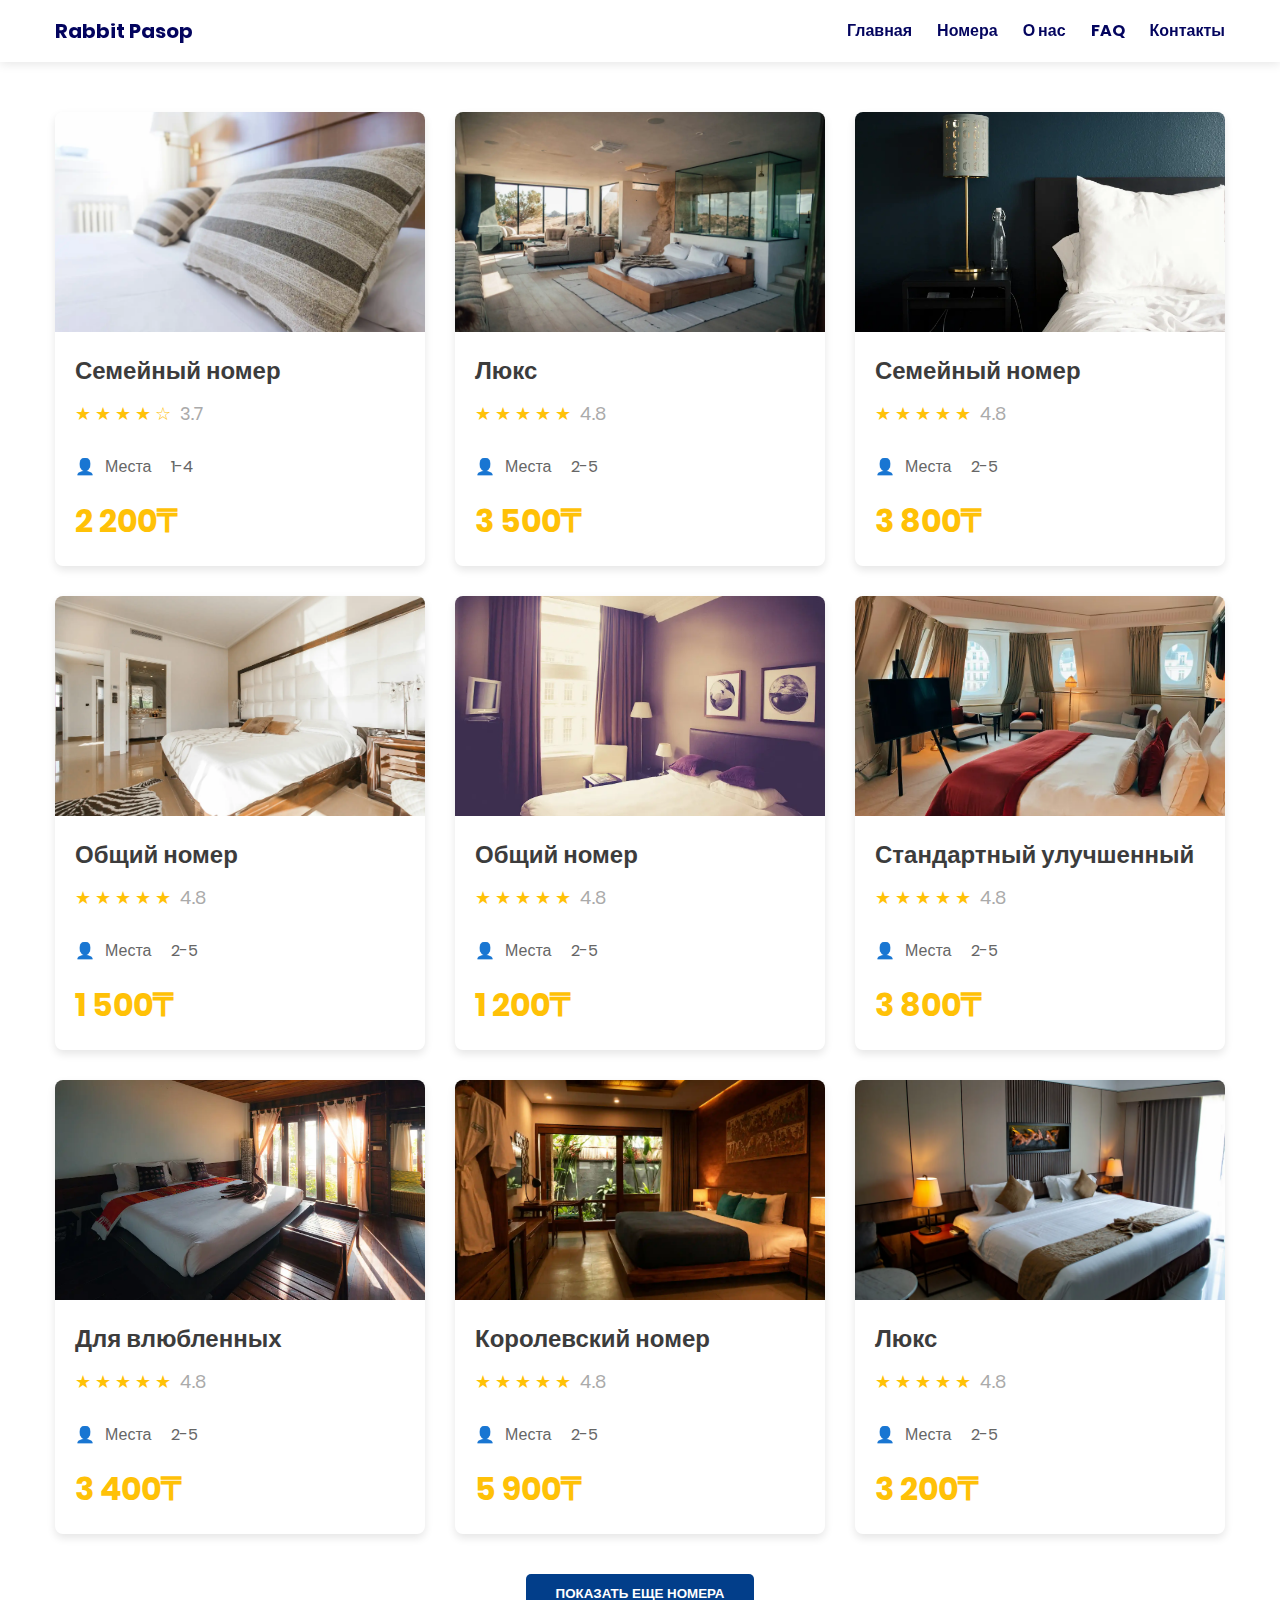
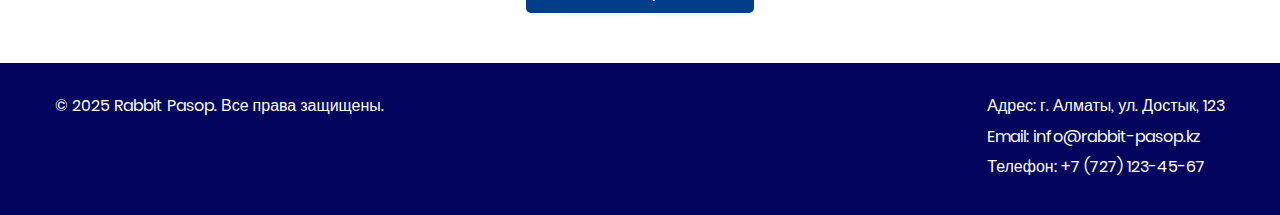
<file: pages/rooms.html>
<!DOCTYPE html>
<html lang="ru">
  <head>
    <meta charset="UTF-8" />
    <meta name="viewport" content="width=device-width, initial-scale=1.0" />
    <title>Rabbit Pasop – уютный отель для отдыха в Казахстане</title>
    <meta
      name="description"
      content="Отель Rabbit Pasop – это комфортные номера, отличный сервис и удобное расположение. Идеально для отдыха и деловых поездок в Казахстане. Забронируйте номер уже сегодня!"
    />
    <link rel="shortcut icon" href="../img/favicon.png" type="image/png" />
    <link rel="stylesheet" href="../css/style.css" />
    <link
      rel="stylesheet"
      href="https://cdnjs.cloudflare.com/ajax/libs/font-awesome/6.0.0/css/all.min.css"
    />
  </head>
  <body>
    <header>
      <div class="container">
        <div class="logo">
          <h1>Rabbit Pasop</h1>
        </div>
        <nav class="desktop-nav">
          <ul>
            <li><a href="../index.html">Главная</a></li>
            <li><a href="rooms.html">Номера</a></li>
            <li><a href="about.html">О нас</a></li>
            <li><a href="faq.html">FAQ</a></li>
            <li><a href="contact.html">Контакты</a></li>
          </ul>
        </nav>
        <div class="burger-menu">
          <div class="burger-icon">
            <span></span>
            <span></span>
            <span></span>
          </div>
        </div>
      </div>
      <nav class="mobile-nav">
        <ul>
          <li><a href="../index.html">Главная</a></li>
          <li><a href="rooms.html">Номера</a></li>
          <li><a href="about.html">О нас</a></li>
          <li><a href="faq.html">FAQ</a></li>
          <li><a href="contact.html">Контакты</a></li>
        </ul>
      </nav>
    </header>

    <section class="rooms" id="rooms">
      <div class="container">
        <div class="rooms-grid">
          <!-- Карточка 1 -->
          <div class="card">
            <div class="info">
              <div class="title">Семейный номер</div>
              <div class="stars">★ ★ ★ ★ ☆ <span class="rating">3.7</span></div>
              <div class="details">
                <span class="person-icon">👤</span>
                <span class="places">Места</span>
                <span>1-4</span>
              </div>
              <div class="price">2 200<span class="ruble">₸</span></div>
            </div>
            <div class="image">
              <img
                src="../img/room1.webp"
                width="316"
                height="316"
                alt="Modern hotel room with yellow walls"
              />
            </div>
          </div>

          <!-- Карточка 2 (пример) -->
          <div class="card">
            <div class="info">
              <div class="title">Люкс</div>
              <div class="stars">★ ★ ★ ★ ★ <span class="rating">4.8</span></div>
              <div class="details">
                <span class="person-icon">👤</span>
                <span class="places">Места</span>
                <span>2-5</span>
              </div>
              <div class="price">3 500<span class="ruble">₸</span></div>
            </div>
            <div class="image">
              <img
                src="../img/room2.webp"
                width="316"
                height="316"
                alt="Luxury hotel room"
              />
            </div>
          </div>

          <div class="card">
            <div class="info">
              <div class="title">Семейный номер</div>
              <div class="stars">★ ★ ★ ★ ★ <span class="rating">4.8</span></div>
              <div class="details">
                <span class="person-icon">👤</span>
                <span class="places">Места</span>
                <span>2-5</span>
              </div>
              <div class="price">3 800<span class="ruble">₸</span></div>
            </div>
            <div class="image">
              <img
                src="../img/room3.webp"
                width="316"
                height="316"
                alt="Luxury hotel room"
              />
            </div>
          </div>

          <div class="card">
            <div class="info">
              <div class="title">Общий номер</div>
              <div class="stars">★ ★ ★ ★ ★ <span class="rating">4.8</span></div>
              <div class="details">
                <span class="person-icon">👤</span>
                <span class="places">Места</span>
                <span>2-5</span>
              </div>
              <div class="price">1 500<span class="ruble">₸</span></div>
            </div>
            <div class="image">
              <img
                src="../img/room4.webp"
                width="316"
                height="316"
                alt="Luxury hotel room"
              />
            </div>
          </div>

          <div class="card">
            <div class="info">
              <div class="title">Общий номер</div>
              <div class="stars">★ ★ ★ ★ ★ <span class="rating">4.8</span></div>
              <div class="details">
                <span class="person-icon">👤</span>
                <span class="places">Места</span>
                <span>2-5</span>
              </div>
              <div class="price">1 200<span class="ruble">₸</span></div>
            </div>
            <div class="image">
              <img
                src="../img/room5.webp"
                width="316"
                height="316"
                alt="Luxury hotel room"
              />
            </div>
          </div>

          <div class="card">
            <div class="info">
              <div class="title">Стандартный улучшенный</div>
              <div class="stars">★ ★ ★ ★ ★ <span class="rating">4.8</span></div>
              <div class="details">
                <span class="person-icon">👤</span>
                <span class="places">Места</span>
                <span>2-5</span>
              </div>
              <div class="price">3 800<span class="ruble">₸</span></div>
            </div>
            <div class="image">
              <img
                src="../img/room6.webp"
                width="316"
                height="316"
                alt="Luxury hotel room"
              />
            </div>
          </div>

          <div class="card">
            <div class="info">
              <div class="title">Для влюбленных</div>
              <div class="stars">★ ★ ★ ★ ★ <span class="rating">4.8</span></div>
              <div class="details">
                <span class="person-icon">👤</span>
                <span class="places">Места</span>
                <span>2-5</span>
              </div>
              <div class="price">3 400<span class="ruble">₸</span></div>
            </div>
            <div class="image">
              <img
                src="../img/room7.webp"
                width="316"
                height="316"
                alt="Luxury hotel room"
              />
            </div>
          </div>

          <div class="card">
            <div class="info">
              <div class="title">Королевский номер</div>
              <div class="stars">★ ★ ★ ★ ★ <span class="rating">4.8</span></div>
              <div class="details">
                <span class="person-icon">👤</span>
                <span class="places">Места</span>
                <span>2-5</span>
              </div>
              <div class="price">5 900<span class="ruble">₸</span></div>
            </div>
            <div class="image">
              <img
                src="../img/room8.webp"
                width="316"
                height="316"
                alt="Luxury hotel room"
              />
            </div>
          </div>

          <div class="card">
            <div class="info">
              <div class="title">Люкс</div>
              <div class="stars">★ ★ ★ ★ ★ <span class="rating">4.8</span></div>
              <div class="details">
                <span class="person-icon">👤</span>
                <span class="places">Места</span>
                <span>2-5</span>
              </div>
              <div class="price">3 200<span class="ruble">₸</span></div>
            </div>
            <div class="image">
              <img
                src="../img/room9.webp"
                width="316"
                height="316"
                alt="Luxury hotel room"
              />
            </div>
          </div>
        </div>
        <div class="show-more">
          <button class="btn-more">Показать еще номера</button>
        </div>
      </div>
    </section>

    <footer id="contacts">
      <div class="container">
        <div class="footer-content">
          <div class="copyright">
            <p>&copy; 2025 Rabbit Pasop. Все права защищены.</p>
          </div>
          <div class="contact-info">
            <p>Адрес: г. Алматы, ул. Достык, 123</p>
            <p>Email: info@rabbit-pasop.kz</p>
            <p>Телефон: +7 (727) 123-45-67</p>
          </div>
        </div>
      </div>
    </footer>

    <script src="../js/main.js"></script>
  </body>
</html>
</file>
<file: css/style.css>
@font-face {
    font-family: 'Poppins';
    src: url('fonts/Poppins-Regular.woff2') format('woff2'),
        url('fonts/Poppins-Regular.woff') format('woff');
    font-weight: normal;
    font-style: normal;
    font-display: swap;
}

@font-face {
    font-family: 'Poppins';
    src: url('fonts/Poppins-Bold.woff2') format('woff2'),
        url('fonts/Poppins-Bold.woff') format('woff');
    font-weight: bold;
    font-style: normal;
    font-display: swap;
}
/* Base Styles */
:root {
    --primary-color: #03045e;
    --secondary-color: #023e8a;
    --accent-color: #00b4d8;
    --light-color: #caf0f8;
    --white: #ffffff;
    --gray-light: #f1f1f1;
    --gray: #cccccc;
    --gray-dark: #555555;
    --black: #333333;
}

* {
    margin: 0;
    padding: 0;
    box-sizing: border-box;
}

body {
    font-family: 'Poppins', sans-serif;
    line-height: 1.6;
    color: var(--black);
    background-color: var(--white);
}

.container {
    width: 100%;
    max-width: 1200px;
    margin: 0 auto;
    padding: 0 15px;
}

a {
    text-decoration: none;
    color: var(--black);
}

ul {
    list-style: none;
}

img {
    max-width: 100%;
    height: auto;
}

button {
    cursor: pointer;
    border: none;
    outline: none;
}

h1,
h2,
h3 {
    margin-bottom: 15px;
}

/* Header Styles */
header {
    background-color: var(--white);
    padding: 15px 0;
    position: sticky;
    top: 0;
    z-index: 100;
    box-shadow: 0 2px 10px rgba(0, 0, 0, 0.1);
}

header .container {
    display: flex;
    justify-content: space-between;
    align-items: center;
}

.logo h1 {
    color: var(--primary-color);
    margin-bottom: 0;
    font-size: 20px;
}

.desktop-nav ul {
    display: flex;
}

.desktop-nav li {
    margin-left: 25px;
}

.desktop-nav a {
    color: var(--primary-color);
    font-weight: 600;
    position: relative;
    transition: all 0.3s ease;
}

.desktop-nav a:hover {
    color: #ffc107;
}

.desktop-nav a::after {
    content: '';
    position: absolute;
    width: 0;
    height: 2px;
    background-color: #ffc107;
    bottom: -5px;
    left: 0;
    transition: width 0.3s ease;
}

.desktop-nav a:hover::after {
    width: 100%;
}

.burger-menu {
    display: none;
}

.burger-icon {
    width: 30px;
    height: 25px;
    position: relative;
    cursor: pointer;
}

.burger-icon span {
    position: absolute;
    height: 3px;
    width: 100%;
    background-color: var(--primary-color);
    left: 0;
    transition: all 0.3s ease;
}

.burger-icon span:nth-child(1) {
    top: 0;
}

.burger-icon span:nth-child(2) {
    top: 10px;
}

.burger-icon span:nth-child(3) {
    top: 20px;
}

.burger-icon.active span:nth-child(1) {
    transform: rotate(45deg);
    top: 10px;
}

.burger-icon.active span:nth-child(2) {
    opacity: 0;
}

.burger-icon.active span:nth-child(3) {
    transform: rotate(-45deg);
    top: 10px;
}

.mobile-nav {
    display: none;
    background-color: var(--white);
    position: absolute;
    top: 70px;
    left: 0;
    width: 100%;
    padding: 15px;
    box-shadow: 0 5px 10px rgba(0, 0, 0, 0.1);
}

.mobile-nav.active {
    display: block;
}

.mobile-nav ul {
    display: flex;
    flex-direction: column;
}

.mobile-nav li {
    margin: 10px 0;
}

.mobile-nav a {
    color: var(--primary-color);
    font-weight: 600;
    display: block;
    padding: 5px 0;
}

.mobile-nav a:hover {
    color: var(--accent-color);
}

/* Booking Form Section */
.hero{
    background: linear-gradient(rgba(0, 0, 0, 0.9), rgba(0, 0, 0, 0.8)), 
                url('../img/hero.webp');
    background-size: cover;
    background-position: center;
    background-repeat: no-repeat;
}
.hero-content {
    max-width: 500px;
    padding: 100px 0;
    color: #fff;
}

.hero__title {
    font-size: 35px;
    font-weight: 700;
    line-height: 1.2;
    margin-bottom: 20px;
    text-transform: uppercase;
}
.hero__text{
    font-size: 16px;
}

/* Rooms Section */
.rooms {
    padding: 50px 0;
}
.rooms-grid {
    display: grid;
    grid-template-columns: repeat(auto-fill, minmax(320px, 1fr));
    gap: 30px;
}

.card {
    display: flex;
    flex-direction: column;
    background-color: white;
    box-shadow: 0 4px 8px rgba(0, 0, 0, 0.1);
    border-radius: 8px;
    overflow: hidden;
    height: 100%;
}

.info {
    padding: 20px;
    width: 100%;
    display: flex;
    flex-direction: column;
}

.image {
    width: 100%;
    height: 220px;
    order: -1;
    /* Изображение сверху */
}

.image img {
    width: 100%;
    height: 100%;
    object-fit: cover;
}

.title {
    font-size: 24px;
    color: #3c3c3c;
    font-weight: bold;
    margin-bottom: 10px;
}

.stars {
    font-size: 18px;
    color: #ffc107;
    margin-bottom: 10px;
}

.rating {
    color: #aaa;
    font-size: 18px;
    margin-left: 5px;
}

.details {
    display: flex;
    align-items: center;
    margin: 15px 0;
    font-size: 16px;
    color: #666;
}

.person-icon {
    margin-right: 10px;
}

.places {
    margin-right: 20px;
}

.price {
    font-size: 32px;
    color: #ffc107;
    font-weight: bold;
    margin-top: auto;
}

.ruble {
    font-size: 32px;
}

.show-more {
    text-align: center;
    margin-top: 40px;
}

.btn-more {
    background-color:var(--secondary-color);
    color: var(--white);
    padding: 12px 30px;
    border-radius: 5px;
    font-weight: 600;
    transition: all 0.3s ease;
    border: none;
    cursor: pointer;
    text-transform: uppercase;
    font-weight: 700;
}

.btn-more:hover {
    background-color: var(--accent-color);
}

/* Benefits Section */
.benefits {
    padding: 50px 0;
    background-color: var(--secondary-color);
    color: var(--white);
}

.benefits-content h2 {
    font-size: 36px;
    margin-bottom: 30px;
}

.benefits-grid {
    display: grid;
    grid-template-columns: repeat(2, 1fr);
    gap: 20px;
    margin-bottom: 30px;
}

.benefit-item {
    display: flex;
    align-items: center;
}

.benefit-item i {
    font-size: 24px;
    margin-right: 15px;
}

.note {
    font-size: 14px;
    margin-bottom: 5px;
}

.benefits-content .btn-primary {
    background-color: var(--white);
    color: var(--primary-color);
    display: inline-block;
    margin-top: 20px;
    padding: 15px;
    border-radius: 20px;
    text-transform: uppercase;
    font-weight: 700;
}

.benefits-content .btn-primary:hover {
    background-color: var(--light-color);
}

/* FAQ Section */
.faq {
    padding: 50px 0;
    background-color: var(--light-color);
}

.faq h2 {
    text-align: center;
    color: var(--primary-color);
    margin-bottom: 30px;
}

.faq-grid {
    display: grid;
    grid-template-columns: repeat(2, 1fr);
    gap: 30px;
}

.faq-item {
    background-color: var(--white);
    padding: 20px;
    border-radius: 5px;
    box-shadow: 0 3px 10px rgba(0, 0, 0, 0.1);
}

.faq-item h3 {
    color: var(--primary-color);
    margin-bottom: 10px;
    font-size: 18px;
}

/* Footer */
footer {
    background-color: var(--primary-color);
    color: var(--white);
    padding: 30px 0;
}

.footer-content {
    display: flex;
    flex-wrap: wrap;
    justify-content: space-between;
}

.copyright p {
    margin-bottom: 5px;
}

.contact-info p {
    margin-bottom: 5px;
}
/* about page */
.section-title {
    font-size: 36px;
    font-weight: 700;
    text-align: center;
    margin-bottom: 40px;
    color: var(--text-color);
}

.btn {
    display: inline-block;
    padding: 12px 24px;
    border-radius: 4px;
    text-decoration: none;
    font-weight: 600;
    transition: all 0.3s ease;
}

.btn-accent {
    background-color: var(--accent-color);
    color: var(--white);
}

.btn-accent:hover {
    background-color: #4c12c9;
}

section {
    padding: 80px 0;
}

/* Секция About Intro */
.about-intro {
    background-color: var(--light-gray);
}

.about-intro__grid {
    display: grid;
    grid-template-columns: 1fr;
    gap: 40px;
}

.about-intro__text {
    font-size: 18px;
    line-height: 1.6;
}

.about-intro__text p {
    margin-bottom: 20px;
}

.about-intro__image img {
    width: 100%;
    height: 400px;
    object-fit: cover;
    border-radius: 8px;
    box-shadow: 0 4px 10px rgba(0, 0, 0, 0.1);
}

/* Секция Philosophy */
.our-philosophy {
    background-color: var(--white);
}

.philosophy-grid {
    display: grid;
    grid-template-columns: 1fr;
    gap: 40px;
}

.philosophy-image img {
    width: 100%;
    object-fit: cover;
    height: 400px;
    border-radius: 8px;
    box-shadow: 0 4px 10px rgba(0, 0, 0, 0.1);
}

.philosophy-item {
    margin-bottom: 30px;
}

.philosophy-item h3 {
    font-size: 24px;
    margin-bottom: 15px;
    color: var(--accent-color);
}

.philosophy-item p {
    font-size: 16px;
    line-height: 1.6;
}

/* Секция Services */
.our-services {
    background-color: var(--light-gray);
}

.services-grid {
    display: grid;
    grid-template-columns: 1fr;
    gap: 30px;
}

.service-card {
    background-color: var(--white);
    padding: 30px;
    border-radius: 8px;
    box-shadow: 0 4px 10px rgba(0, 0, 0, 0.1);
    transition: transform 0.3s ease;
}

.service-card:hover {
    transform: translateY(-5px);
}

.service-icon {
    margin-bottom: 20px;
    width: 60px;
    height: 60px;
}

.service-icon img {
    width: 100%;
    height: 100%;
    object-fit: contain;
}

.service-card h3 {
    font-size: 22px;
    margin-bottom: 15px;
    color: var(--accent-color);
}

.service-card p {
    font-size: 16px;
    line-height: 1.5;
}

/* Секция Testimonials */
.testimonials {
    background-color: var(--white);
}

.testimonials-slider {
    display: grid;
    grid-template-columns: 1fr;
    gap: 30px;
}

.testimonial-card {
    background-color: var(--light-gray);
    padding: 30px;
    border-radius: 8px;
    box-shadow: 0 4px 10px rgba(0, 0, 0, 0.1);
}

.testimonial-content {
    font-size: 18px;
    line-height: 1.6;
    font-style: italic;
    margin-bottom: 20px;
}

.testimonial-author {
    display: flex;
    align-items: center;
}

.testimonial-author img {
    width: 80px;
    height: 80px;
    border-radius: 50%;
    margin-right: 15px;
    object-fit: cover;
}
i{
    font-size: 25px;
}
.author-info h4 {
    font-size: 18px;
    margin-bottom: 5px;
}

.author-info p {
    font-size: 14px;
    color: #666;
}
 .section {
     padding: 80px 0;
 }

 .section-title {
     text-align: center;
     margin-bottom: 50px;
     color: var(--primary-color);
     font-size: 36px;
     position: relative;
 }

 .section-title:after {
     content: '';
     display: block;
     width: 80px;
     height: 3px;
     background-color: var(--accent-color);
     margin: 15px auto;
 }

 /* FAQ Styles */
 .faq-container {
     max-width: 800px;
     margin: 0 auto;
 }

 .accordion {
     border-radius: 8px;
     overflow: hidden;
     box-shadow: 0 4px 20px rgba(0, 0, 0, 0.1);
 }

 .accordion-item {
     background-color: var(--white);
     border-bottom: 1px solid var(--gray-light);
 }

 .accordion-header {
     padding: 20px;
     cursor: pointer;
     background-color: var(--white);
     position: relative;
     display: flex;
     justify-content: space-between;
     align-items: center;
     transition: all 0.3s ease;
 }

 .accordion-header:hover {
     background-color: var(--light-color);
 }

 .accordion-title {
     font-weight: 600;
     font-size: 18px;
     color: var(--secondary-color);
 }

 .accordion-icon {
     width: 20px;
     height: 20px;
     position: relative;
     transition: all 0.3s ease;
 }

 .accordion-icon::before,
 .accordion-icon::after {
     content: '';
     position: absolute;
     background-color: var(--accent-color);
     transition: all 0.3s ease;
 }

 .accordion-icon::before {
     top: 9px;
     left: 0;
     width: 100%;
     height: 2px;
 }

 .accordion-icon::after {
     top: 0;
     left: 9px;
     width: 2px;
     height: 100%;
 }

 .accordion-item.active .accordion-icon::after {
     transform: rotate(90deg);
     opacity: 0;
 }

 .accordion-content {
     max-height: 0;
     overflow: hidden;
     padding: 0 20px;
     transition: max-height 0.3s ease, padding 0.3s ease;
     background-color: var(--gray-light);
 }

 .accordion-item.active .accordion-content {
     max-height: 1000px;
     padding: 20px;
 }

 /* Get In Touch Section Styles */
 .touch-section {
     background-color: var(--light-color);
     padding: 60px 0;
 }

 .touch-wrapper {
     max-width: 600px;
     margin: 0 auto;
     text-align: center;
 }

 .touch-heading {
     color: var(--primary-color);
     margin-bottom: 30px;
     font-size: 28px;
 }

 .callback-form {
     display: flex;
     flex-direction: column;
     align-items: center;
     gap: 20px;
 }

 .form-group {
     width: 100%;
     display: flex;
     flex-direction: column;
     align-items: flex-start;
 }

 .form-label {
     margin-bottom: 8px;
     font-weight: 600;
     color: var(--secondary-color);
 }

 .form-input {
     width: 100%;
     padding: 12px 15px;
     border: 1px solid var(--gray);
     border-radius: 5px;
     font-size: 16px;
     transition: all 0.3s ease;
 }

 .form-input:focus {
     outline: none;
     border-color: var(--accent-color);
     box-shadow: 0 0 0 2px rgba(0, 180, 216, 0.2);
 }

 .submit-btn {
     padding: 14px 30px;
     background-color: var(--accent-color);
     color: var(--white);
     border: none;
     border-radius: 5px;
     font-size: 16px;
     font-weight: 600;
     cursor: pointer;
     transition: all 0.3s ease;
     box-shadow: 0 4px 8px rgba(0, 180, 216, 0.3);
 }

 .submit-btn:hover {
     background-color: var(--secondary-color);
     transform: translateY(-2px);
 }

 .modal {
     display: none;
     position: fixed;
     z-index: 100;
     left: 0;
     top: 0;
     width: 100%;
     height: 100%;
     background-color: rgba(0, 0, 0, 0.5);
     align-items: center;
     justify-content: center;
 }

 .modal-content {
     background-color: var(--white);
     padding: 30px;
     border-radius: 8px;
     max-width: 400px;
     width: 100%;
     text-align: center;
     position: relative;
     animation: modalAnimation 0.3s ease;
 }

 @keyframes modalAnimation {
     from {
         opacity: 0;
         transform: translateY(-30px);
     }

     to {
         opacity: 1;
         transform: translateY(0);
     }
 }

 .modal-title {
     color: var(--primary-color);
     margin-bottom: 15px;
 }

 .modal-text {
     margin-bottom: 20px;
 }

 .modal-btn {
     padding: 10px 20px;
     background-color: var(--accent-color);
     color: var(--white);
     border: none;
     border-radius: 5px;
     cursor: pointer;
     transition: all 0.3s ease;
 }

 .modal-btn:hover {
     background-color: var(--secondary-color);
 }

 /* New Contact Section Styles */
 .reach-us {
     background-color: var(--white);
     padding: 80px 0;
 }

 .reach-heading {
     text-align: center;
     margin-bottom: 50px;
     color: var(--primary-color);
     font-size: 36px;
     position: relative;
 }

 .reach-heading:after {
     content: '';
     display: block;
     width: 80px;
     height: 3px;
     background-color: var(--accent-color);
     margin: 15px auto;
 }

 .reach-container {
     display: flex;
     flex-wrap: wrap;
     justify-content: space-between;
     max-width: 1000px;
     margin: 0 auto;
     gap: 30px;
 }

 .details-block {
     flex: 1;
     min-width: 300px;
     background-color: var(--light-color);
     border-radius: 8px;
     padding: 30px;
     box-shadow: 0 4px 15px rgba(0, 0, 0, 0.1);
 }

 .details-title {
     color: var(--secondary-color);
     font-size: 24px;
     margin-bottom: 20px;
     text-align: center;
 }

 .details-list {
     list-style: none;
 }

 .details-item {
     margin-bottom: 15px;
     display: flex;
     align-items: flex-start;
 }

 .details-icon {
     margin-right: 10px;
     color: var(--accent-color);
     font-size: 20px;
     min-width: 24px;
     text-align: center;
 }

 .details-text {
     color: var(--black);
 }

 .inquiry-form {
     flex: 1;
     min-width: 300px;
     background-color: var(--white);
     border-radius: 8px;
     padding: 30px;
     box-shadow: 0 4px 15px rgba(0, 0, 0, 0.1);
 }

 .inquiry-title {
     color: var(--secondary-color);
     font-size: 24px;
     margin-bottom: 20px;
     text-align: center;
 }

 .form-row {
     display: flex;
     gap: 20px;
     margin-bottom: 20px;
 }

 .form-col {
     flex: 1;
 }

 .inquiry-input {
     width: 100%;
     padding: 12px 15px;
     border: 1px solid var(--gray);
     border-radius: 5px;
     font-size: 16px;
     transition: all 0.3s ease;
     margin-bottom: 20px;
 }

 .inquiry-input:focus {
     outline: none;
     border-color: var(--accent-color);
     box-shadow: 0 0 0 2px rgba(0, 180, 216, 0.2);
 }

 .inquiry-textarea {
     width: 100%;
     padding: 12px 15px;
     border: 1px solid var(--gray);
     border-radius: 5px;
     font-size: 16px;
     transition: all 0.3s ease;
     resize: vertical;
     min-height: 120px;
     margin-bottom: 20px;
 }

 .inquiry-textarea:focus {
     outline: none;
     border-color: var(--accent-color);
     box-shadow: 0 0 0 2px rgba(0, 180, 216, 0.2);
 }

 .inquiry-button {
     padding: 14px 30px;
     background-color: var(--accent-color);
     color: var(--white);
     border: none;
     border-radius: 5px;
     font-size: 16px;
     font-weight: 600;
     cursor: pointer;
     transition: all 0.3s ease;
     display: block;
     width: 100%;
     box-shadow: 0 4px 8px rgba(0, 180, 216, 0.3);
 }

 .inquiry-button:hover {
     background-color: var(--secondary-color);
     transform: translateY(-2px);
 }
/* Responsive Styles */
@media (max-width: 992px) {
    .section-title {
        font-size: 42px;
    }

    .services-grid {
        grid-template-columns: repeat(4, 1fr);
    }

    .testimonials-slider {
        grid-template-columns: repeat(3, 1fr);
    }
    .title {
        font-size: 32px;
    }

    .stars {
        font-size: 22px;
    }

    .rating {
        font-size: 22px;
    }

    .price {
        font-size: 42px;
    }

    .ruble {
        font-size: 42px;
    }
    .rooms-grid {
        grid-template-columns: repeat(2, 1fr);
    }

    .faq-grid {
        grid-template-columns: 1fr;
    }

    .booking-form .container {
        flex-direction: column;
    }

    .booking-panel {
        width: 100%;
        margin-bottom: 30px;
    }

    .hero-content {
        text-align: center;
        max-width: 100%;
    }
}

@media (max-width: 768px) {
    .section {
            padding: 60px 0;
        }
    
        .section-title,
        .reach-heading {
            font-size: 28px;
        }
    
        .accordion-title {
            font-size: 16px;
        }
    
        .accordion-header {
            padding: 15px;
        }
    
        .accordion-content {
            padding: 0 15px;
        }
    
        .accordion-item.active .accordion-content {
            padding: 15px;
        }
    
        .touch-heading {
            font-size: 24px;
        }
    
        .submit-btn,
        .inquiry-button {
            padding: 12px 24px;
        }
    
        .form-row {
            flex-direction: column;
            gap: 0;
        }
    
        .details-block,
        .inquiry-form {
            min-width: 100%;
        }
    .about-intro__grid {
        grid-template-columns: 1fr;
        align-items: center;
    }

    .philosophy-grid {
        grid-template-columns: 1fr;
        align-items: center;
    }

    .services-grid {
        grid-template-columns: 1fr;
    }

    .testimonials-slider {
        grid-template-columns: 1fr;
    }
.rooms-grid {
        grid-template-columns: repeat(2, 1fr);
    }

    .card {
        flex-direction: row;
        height: auto;
    }

    .info {
        width: 60%;
        order: -1;
    }

    .image {
        width: 40%;
        height: auto;
        order: 1;
    }

    .title {
        font-size: 28px;
    }

    .price {
        font-size: 36px;
    }

    .ruble {
        font-size: 36px;
    }
    .desktop-nav {
        display: none;
    }

    .burger-menu {
        display: block;
    }

    .rooms-grid {
        grid-template-columns: 1fr;
    }

    .benefits-grid {
        grid-template-columns: 1fr;
    }

    .date-select,
    .guest-select {
        flex-direction: column;
    }

    .date-item,
    .guest-item {
        width: 100%;
        margin-bottom: 10px;
    }

    .booking-buttons {
        flex-direction: column;
    }

    .btn-primary,
    .btn-secondary {
        width: 100%;
        margin-right: 0;
        margin-bottom: 10px;
    }

    .filter-options {
        flex-direction: column;
        align-items: flex-start;
    }

    .filter-group {
        width: 100%;
        margin-bottom: 15px;
    }

    .footer-content {
        flex-direction: column;
    }

    .copyright,
    .contact-info {
        margin-bottom: 15px;
    }
}
@media (max-width: 480px) {
/*     .hero{
        height: 50vh;
    } */
    .hero-content{
        padding: 0;
    }
    .hero__text{
        font-size: 14px;
    }
    .hero__title{
        font-size: 20px;
    }
    .section,
        .reach-us,
        .touch-section {
            padding: 40px 0;
        }
    
        .section-title,
        .reach-heading {
            font-size: 24px;
            margin-bottom: 30px;
        }
    
        .accordion-title {
            font-size: 15px;
        }
    
        .callback-form {
            gap: 15px;
        }
    
        .form-input,
        .inquiry-input {
            padding: 10px 12px;
        }
    
        .modal-content {
            padding: 20px;
        }
    
        .details-title,
        .inquiry-title {
            font-size: 20px;
        }
    
        .reach-container {
            gap: 20px;
        }
    
        .details-block,
        .inquiry-form {
            padding: 20px;
        }
}
</file>
